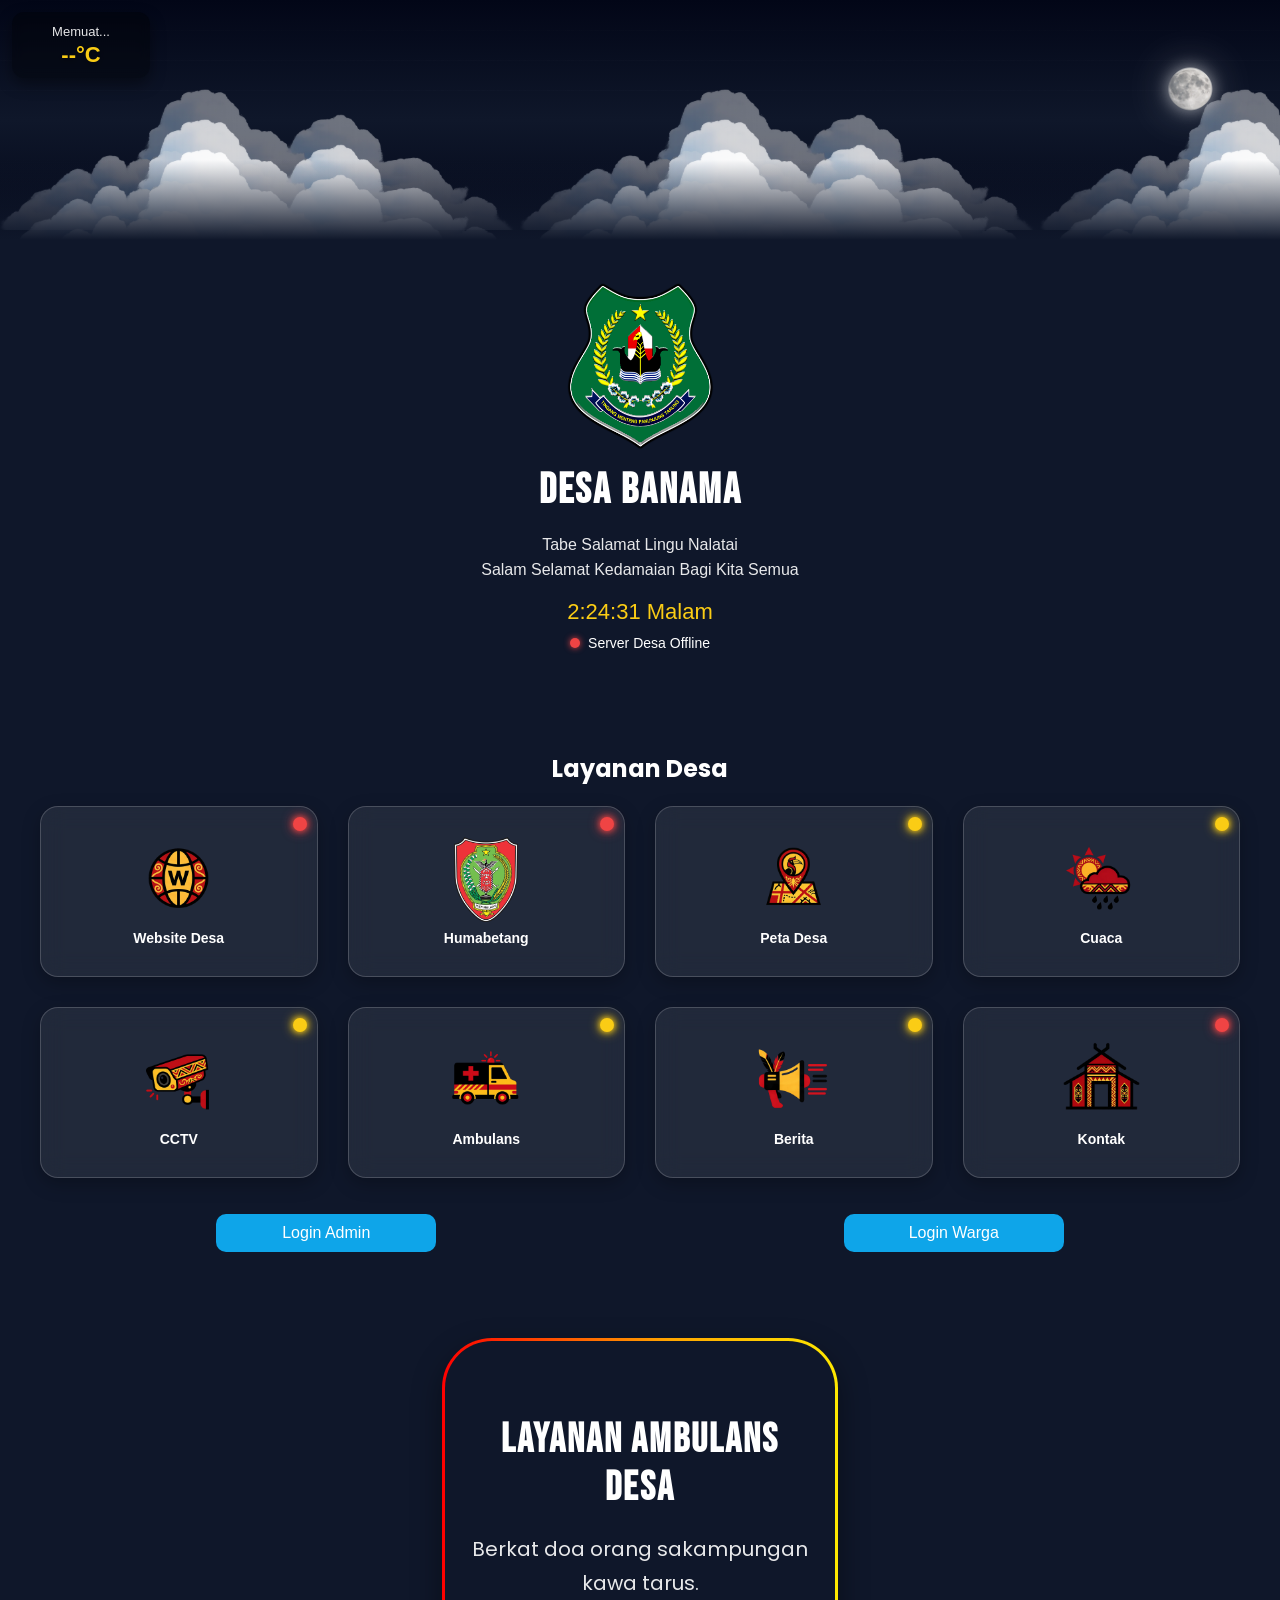
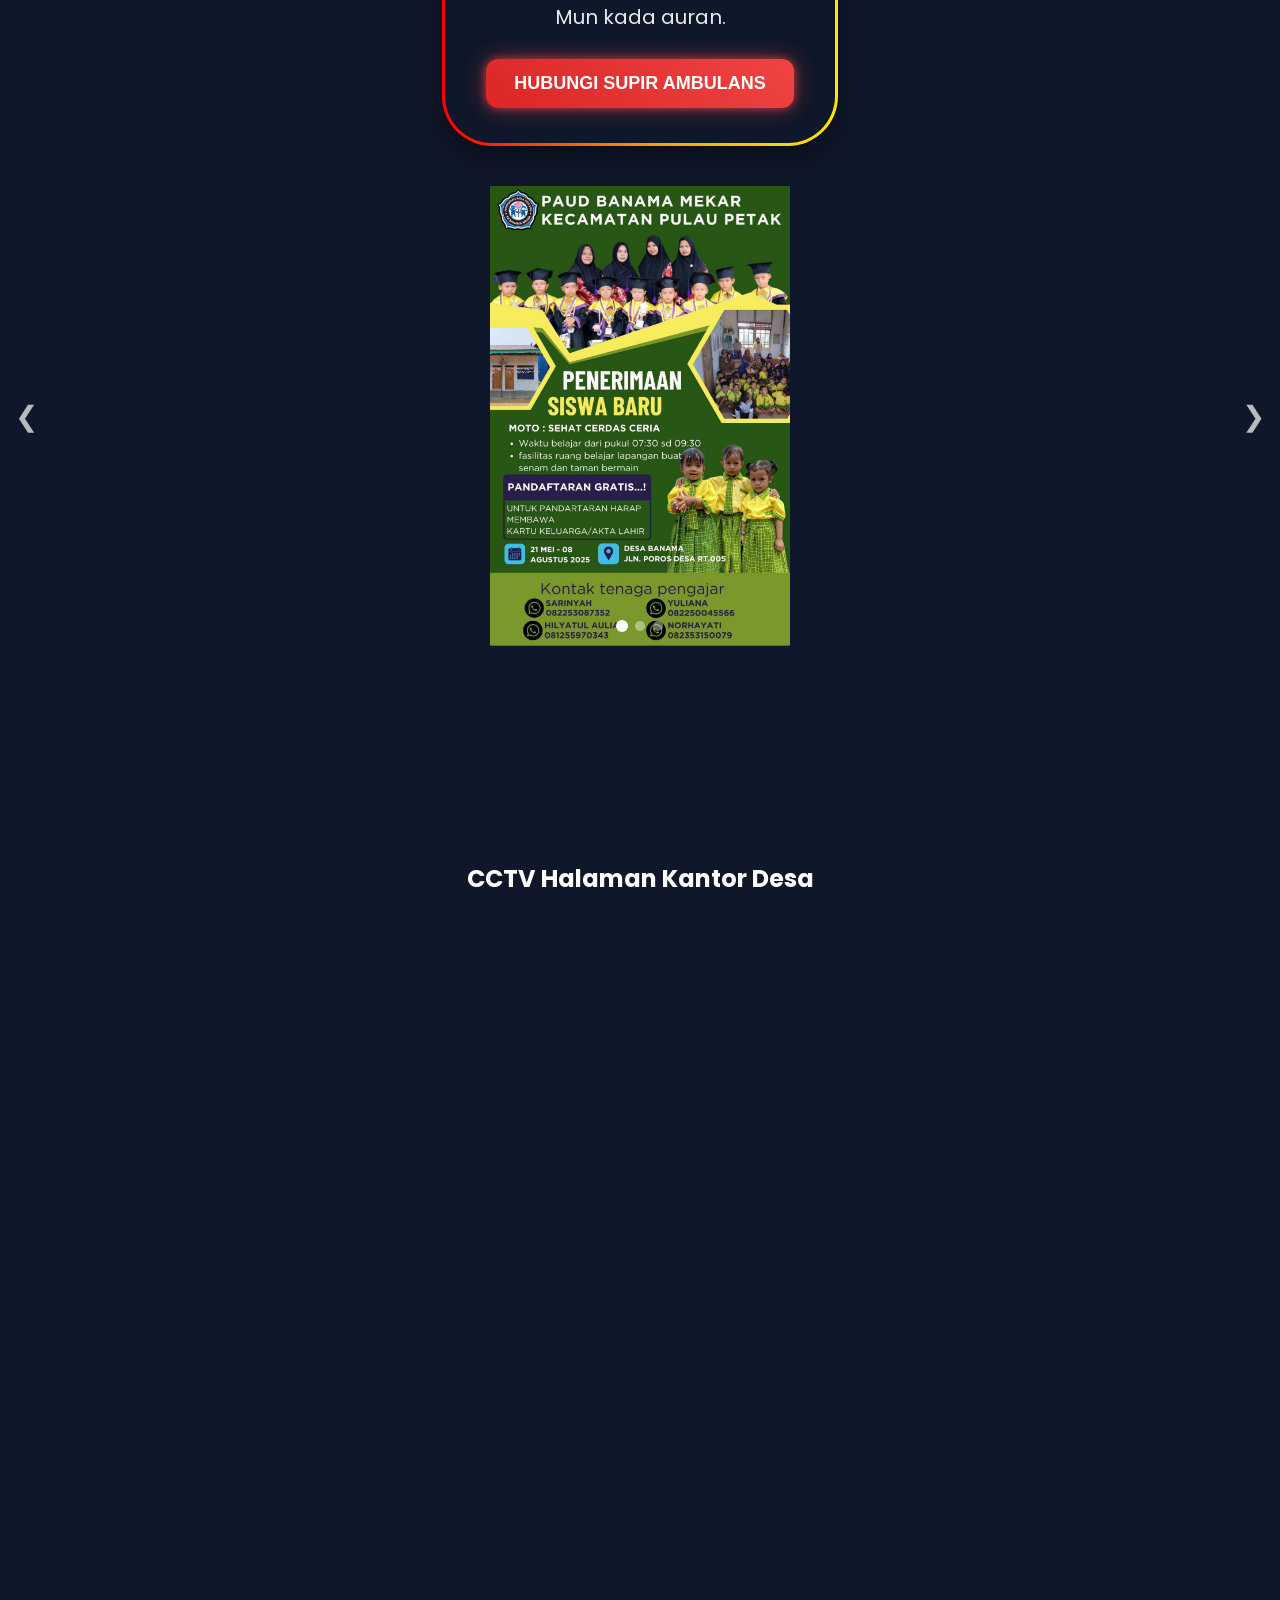
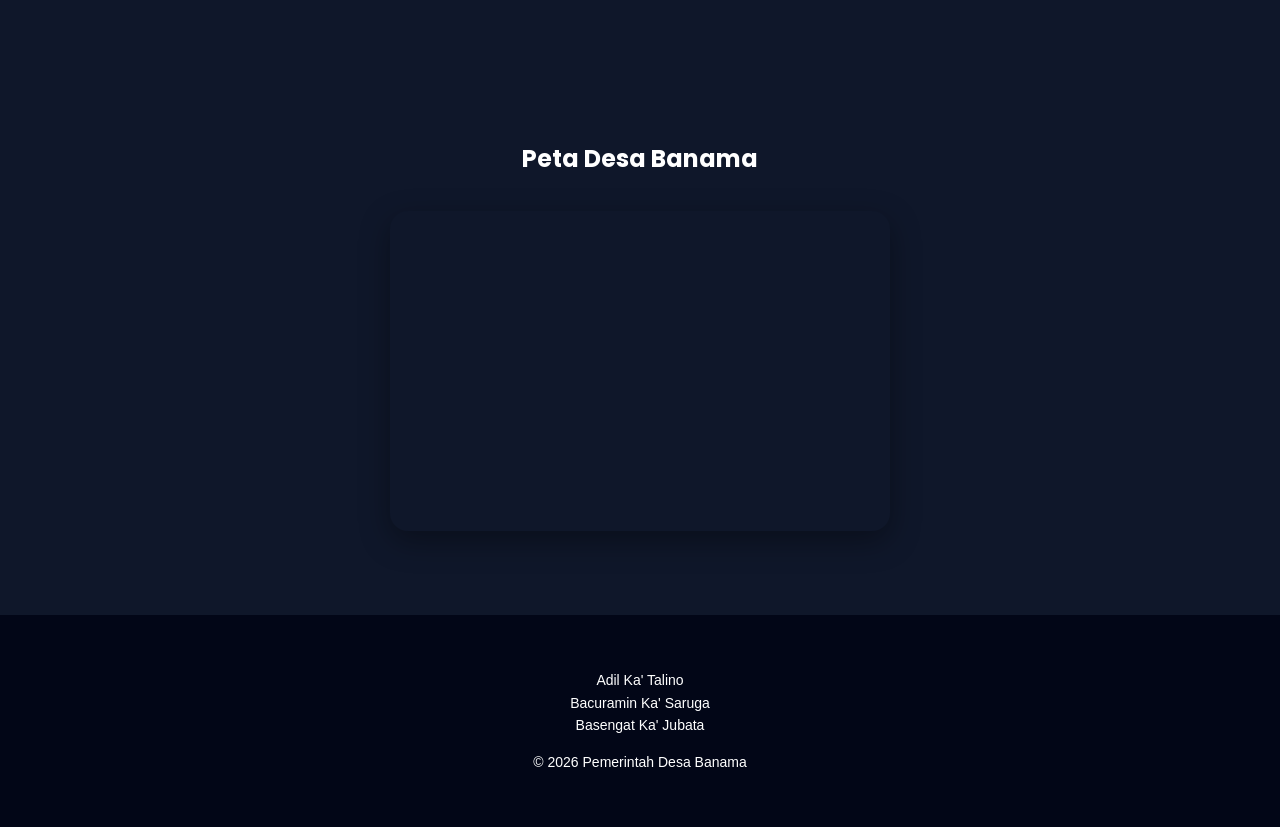
<file: index.html>
<!DOCTYPE html><html lang="id"><head>
    <link href="https://fonts.googleapis.com/css2?family=Bebas+Neue&display=swap" rel="stylesheet">
    <link href="https://fonts.googleapis.com/css2?family=Poppins:wght@400;600;700&display=swap" rel="stylesheet"><meta charset="UTF-8">
<meta name="viewport" content="width=device-width, initial-scale=1.0">

<title>Portal Desa Banama</title>

<link rel="stylesheet" href="css/style.css">
<link rel="stylesheet" href="css/ambulance.css">

<link rel="stylesheet"
    href="https://cdnjs.cloudflare.com/ajax/libs/font-awesome/6.5.0/css/all.min.css">

</head><body><!-- ==================== SMART SKY ==================== -->
<div id="sky">

    <div id="weather-widget">
        <div id="weather-text">Memuat...</div>
        <div id="temperature">--°C</div>
    </div>

    <img src="assets/img/sun.webp" id="sun" alt="Matahari">
    <img src="assets/img/moon.webp" id="moon" alt="Bulan">

    <div class="cloud cloud-back"></div>
    <div class="cloud cloud-mid"></div>
    <div class="cloud cloud-front"></div>

    <div id="rain"></div>
    <div id="lightning"></div>
    <div id="stars"></div>

</div>


<!-- ==================== HEADER ==================== -->
<header class="hero fade-up">

    <a href="#" id="logoAdmin">
        <img src="assets/img/logo.png" id="logo" width="150" alt="Logo Desa Banama">
    </a>

    <h1 id="desaTitle"></h1>

    <p id="desaSlogan"></p>

    <div id="jam-wita"></div>

    <div class="server-status">
        <span id="server-lamp" class="server-offline"></span>
        <span id="server-text">Cek server...</span>
    </div>

</header>


<!-- ==================== DASHBOARD ==================== -->
<section class="dashboard fade-up">

    <h2 class="section-title">
        Layanan Desa
    </h2>

    <div class="app-grid" id="appGrid"></div>

    <div id="login-menu" class="login-menu">

        <a href="https://desa.banama.my.id/siteman">
            Login Admin
        </a>

        <a href="https://desa.banama.my.id/layanan">
            Login Warga
        </a>

    </div>

</section>


<!-- ==================== AMBULANCE ==================== -->
<section class="ambulance-section fade-up">

    <div id="ambulance-banner">

        <h3 id="ambulanceTitle"></h3>

        <p id="ambulanceText"></p>

        <button id="call-ambulance">
            Hubungi Supir Ambulans
        </button>

        <audio id="ambulanceSound">
            <source src="assets/sound/siren.mp3" type="audio/mpeg">
        </audio>

    </div>

</section>


<!-- ==================== BANNER ==================== -->
<section class="banner-slider">

    <div class="slides" id="bannerSlides"></div>

    <div class="slider-arrow left">
        &#10094;
    </div>

    <div class="slider-arrow right">
        &#10095;
    </div>

    <div class="dots"></div>

</section>


<!-- ==================== BERITA ==================== -->
<section id="berita" class="fade-up">

    <h2 class="section-title">
        Berita Desa
    </h2>

    <div id="berita-list"></div>

</section>


<!-- ==================== CCTV ==================== -->
<section id="cctv" class="fade-up">

    <h2 class="section-title">
        CCTV Halaman Kantor Desa
    </h2>

    <div style="width:100%;">

        <iframe
            src="https://cctv.banama.my.id/stream.html?src=cam1"
            style="width:100%; height:350px; border:none;"
            title="CCTV Kamera 1">
        </iframe>

        <br><br>

        <iframe
            src="https://cctv.banama.my.id/stream.html?src=cam2"
            style="width:100%; height:350px; border:none;"
            title="CCTV Kamera 2">
        </iframe>

    </div>

</section>


<!-- ==================== PETA ==================== -->
<section id="peta" class="fade-up">

    <h2 class="section-title">
        Peta Desa Banama
    </h2>

    <iframe
        src="https://www.google.com/maps?q=Banama,Kapuas,Kalimantan%20Tengah&output=embed"
        title="Peta Desa Banama">
    </iframe>

</section>


<!-- ==================== FOOTER ==================== -->
<footer class="fade-up">

    <p id="footerText"></p>

    <p id="copyright"></p>

</footer>


<!-- ==================== POPUP ADMIN ==================== -->
<div id="adminPopup" class="popup-admin">

    <div class="popup-box">

        <h3>⚠ Server Tidak Aktif</h3>

        <p>
            Server Sistem Informasi Desa saat ini tidak aktif.<br>
            Jika sangat mendesak silakan hubungi admin desa.
        </p>

        <div class="popup-buttons">

            <a href="https://wa.me/6285248555550" class="wa-admin">
                <i class="fa-brands fa-whatsapp"></i>
                Hubungi Admin
            </a>

            <button class="close-popup" id="closePopup">
                Tutup
            </button>

        </div>

    </div>

</div>


<!-- ==================== POPUP AMBULANCE ==================== -->
<div id="ambulancePopup" class="popup-admin">

    <div class="popup-box">

        <h3>🚑 Layanan Ambulans Desa</h3>

        <p>
            Jika membutuhkan ambulans desa,<br>
            silakan hubungi supir ambulans melalui WhatsApp.
        </p>

        <div class="popup-buttons">

            <a href="https://wa.me/6285248555550" class="wa-admin">
                <i class="fa-brands fa-whatsapp"></i>
                Hubungi Supir
            </a>

            <button class="close-popup" id="closeAmbulance">
                Tutup
            </button>

        </div>

    </div>

</div>


<!-- ==================== AUDIO ==================== -->
<audio id="banamaSong">
    <source src="assets/sound/Banama_Desa_Tercinta.mp3" type="audio/mpeg">
</audio>


<!-- ==================== JAVASCRIPT ==================== -->
<script src="js/settings.js"></script>
<script src="js/app-loader.js"></script>
<script src="js/main.js"></script>
<script src="js/server.js"></script>
<script src="js/berita.js"></script>
<script src="js/scroll.js"></script>
<script src="js/cuaca.js"></script>


<!-- ==================== TAWK.TO ==================== -->
<script type="text/javascript">

    var Tawk_API = Tawk_API || {};
    var Tawk_LoadStart = new Date();

    (function () {

        var s1 = document.createElement("script");
        var s0 = document.getElementsByTagName("script")[0];

        s1.async = true;

        s1.src = 'https://embed.tawk.to/6a9fef544bac3434419419fa/1k20btpgl';

        s1.charset = 'UTF-8';

        s1.setAttribute('crossorigin', '*');

        s0.parentNode.insertBefore(s1, s0);

    })();

</script>
<!-- ==================== END TAWK.TO ==================== -->

</body>
</html>
</file>
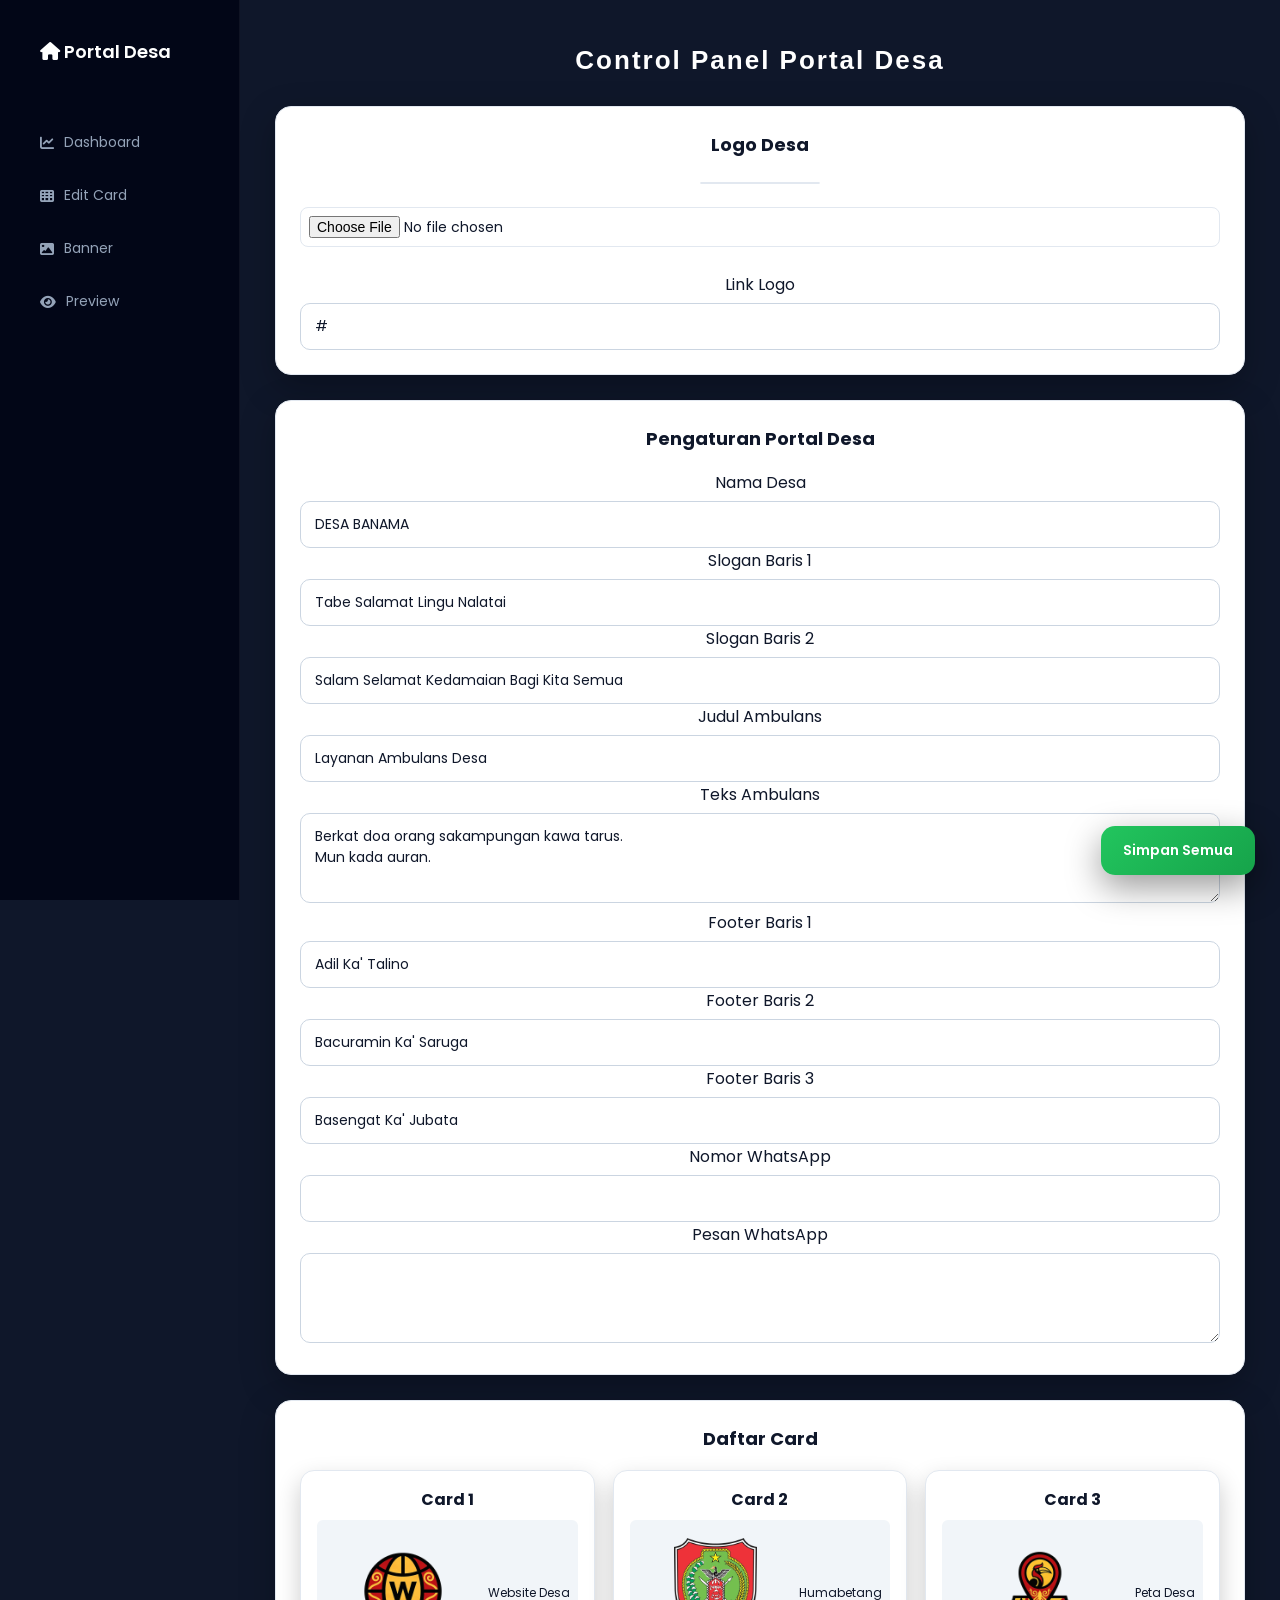
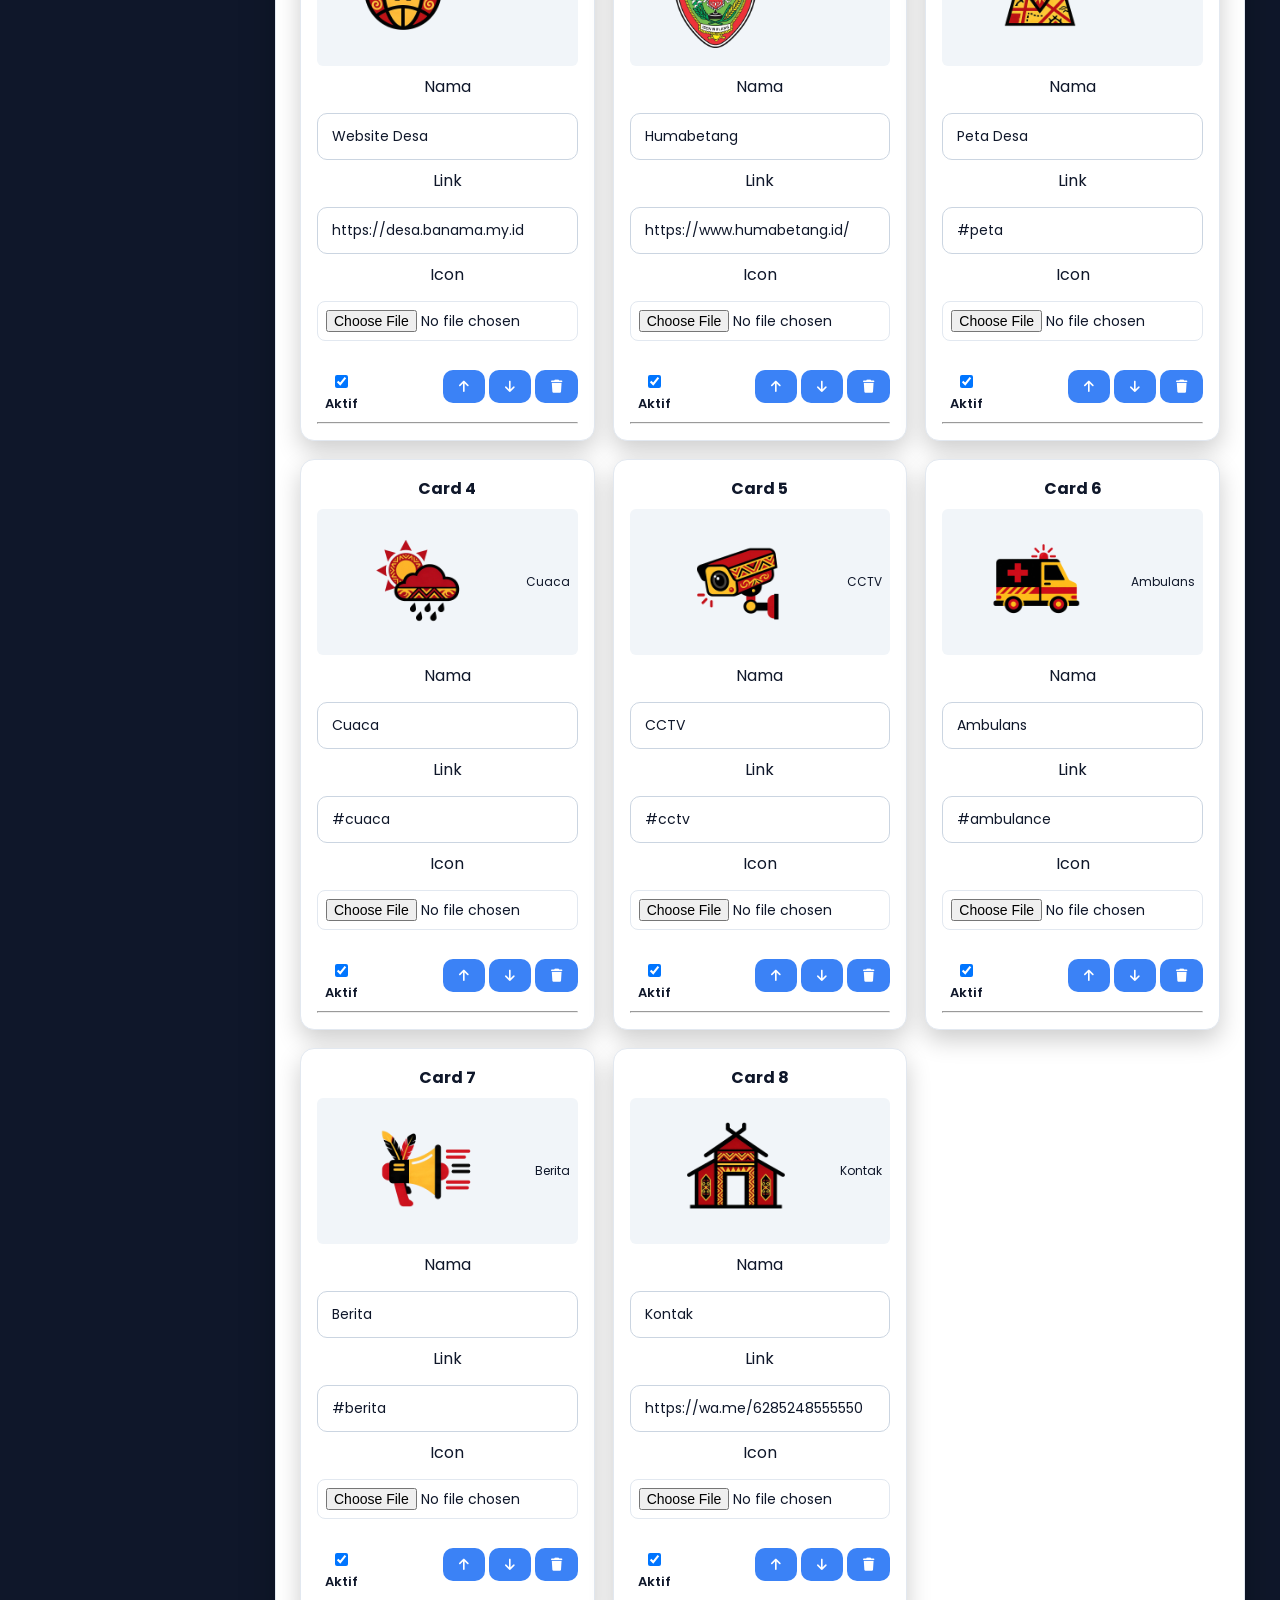
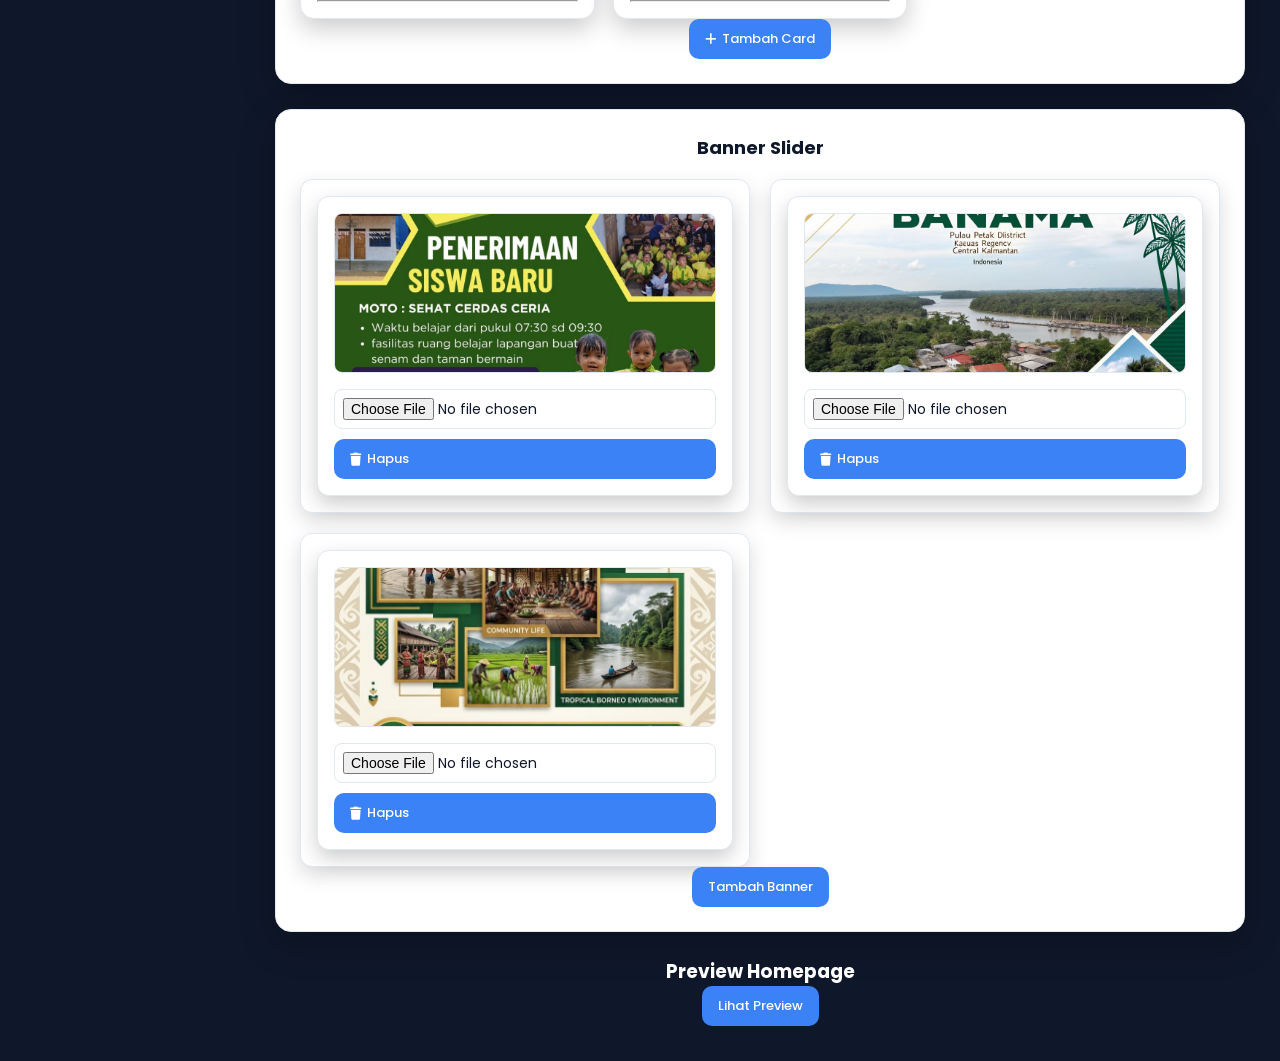
<file: admin.html>
<!DOCTYPE html>
<html>

<head>

<link href="https://fonts.googleapis.com/css2?family=Poppins:wght@400;600&display=swap" rel="stylesheet">

<link rel="stylesheet"
href="https://cdnjs.cloudflare.com/ajax/libs/font-awesome/6.5.0/css/all.min.css">

<meta name="viewport" content="width=device-width, initial-scale=1.0">

<title>Admin Portal Desa</title>

<link rel="stylesheet" href="../css/admin.css">

</head>

<body>
    <button id="menuToggle" class="menu-toggle">
        <i class="fa-solid fa-bars"></i>
        </button>
<div class="sidebar">

    <a href="../index.html" class="portal-link">
        <h2><i class="fa-solid fa-house"></i> Portal Desa</h2>
        </a>

        <a href="#dashboard">
            <i class="fa-solid fa-chart-line"></i> Dashboard
            </a>
            
            <a href="#editCard">
            <i class="fa-solid fa-table-cells"></i> Edit Card
            </a>
            
            <a href="#banner">
            <i class="fa-solid fa-image"></i> Banner
            </a>
            
            <a href="#preview">
            <i class="fa-solid fa-eye"></i> Preview
            </a>

</div>

<div class="main">

<!-- HEADER -->

<div class="header" id="dashboard">

<h1>Control Panel Portal Desa</h1>

</div>

<!-- LOGO -->

<div class="card">

    <h3>Logo Desa</h3>

    <img id="logoPreview" class="logo-preview">
    
    <br>
    
    <input type="file" accept="image/*" onchange="uploadLogo(event)">
    
    <br><br>
    
    Link Logo
    <input type="text"
    value=""
    onchange="APP_CONFIG.logoLink=this.value">

</div>
<div class="card" id="portalSettings">

    <h3>Pengaturan Portal Desa</h3>
    
    Nama Desa
    <input type="text"
    id="setDesaTitle"
    onchange="APP_CONFIG.desaTitle=this.value">
    
    Slogan Baris 1
    <input type="text"
    id="setSlogan1"
    onchange="APP_CONFIG.slogan1=this.value">
    
    Slogan Baris 2
    <input type="text"
    id="setSlogan2"
    onchange="APP_CONFIG.slogan2=this.value">
    
    Judul Ambulans
    <input type="text"
    id="setAmbulanceTitle"
    onchange="APP_CONFIG.ambulanceTitle=this.value">
    
    Teks Ambulans
    <textarea
    id="setAmbulanceText"
    onchange="APP_CONFIG.ambulanceText=this.value"></textarea>
    
    Footer Baris 1
    <input type="text"
    id="setFooter1"
    onchange="APP_CONFIG.footer1=this.value">
    
    Footer Baris 2
    <input type="text"
    id="setFooter2"
    onchange="APP_CONFIG.footer2=this.value">
    
    Footer Baris 3
    <input type="text"
    id="setFooter3"
    onchange="APP_CONFIG.footer3=this.value">
    
    Nomor WhatsApp
    <input type="text"
    id="setWA"
    onchange="APP_CONFIG.whatsappNumber=this.value">
    
    Pesan WhatsApp
    <textarea
    id="setWAMessage"
    onchange="APP_CONFIG.whatsappMessage=this.value"></textarea>
    
    </div>
<!-- CARD EDITOR -->

<div class="card" id="editCard">

<h3>Daftar Card</h3>

<div id="cardEditor"></div>

<button onclick="addCard()">
<i class="fa-solid fa-plus"></i> Tambah Card
</button>

</div>

<!-- BANNER -->

<div class="card" id="banner">

<h3>Banner Slider</h3>

<div id="bannerEditor"></div>

<button onclick="addBanner()">Tambah Banner</button>

</div>

<button class="save-btn" onclick="saveConfig()">Simpan Semua</button>

<!-- PREVIEW -->

<div id="preview">

<h3>Preview Homepage</h3>

<button onclick="togglePreview()">
Lihat Preview
</button>

<div id="previewContainer" class="preview-container" style="display:none;">

<iframe id="previewFrame" src="../index.html"></iframe>

</div>

</div>

</div>

<script src="../js/settings.js"></script>
<script src="../js/app-loader.js"></script>
<script src="../js/admin-panel.js"></script>


</body>

</html>
</file>
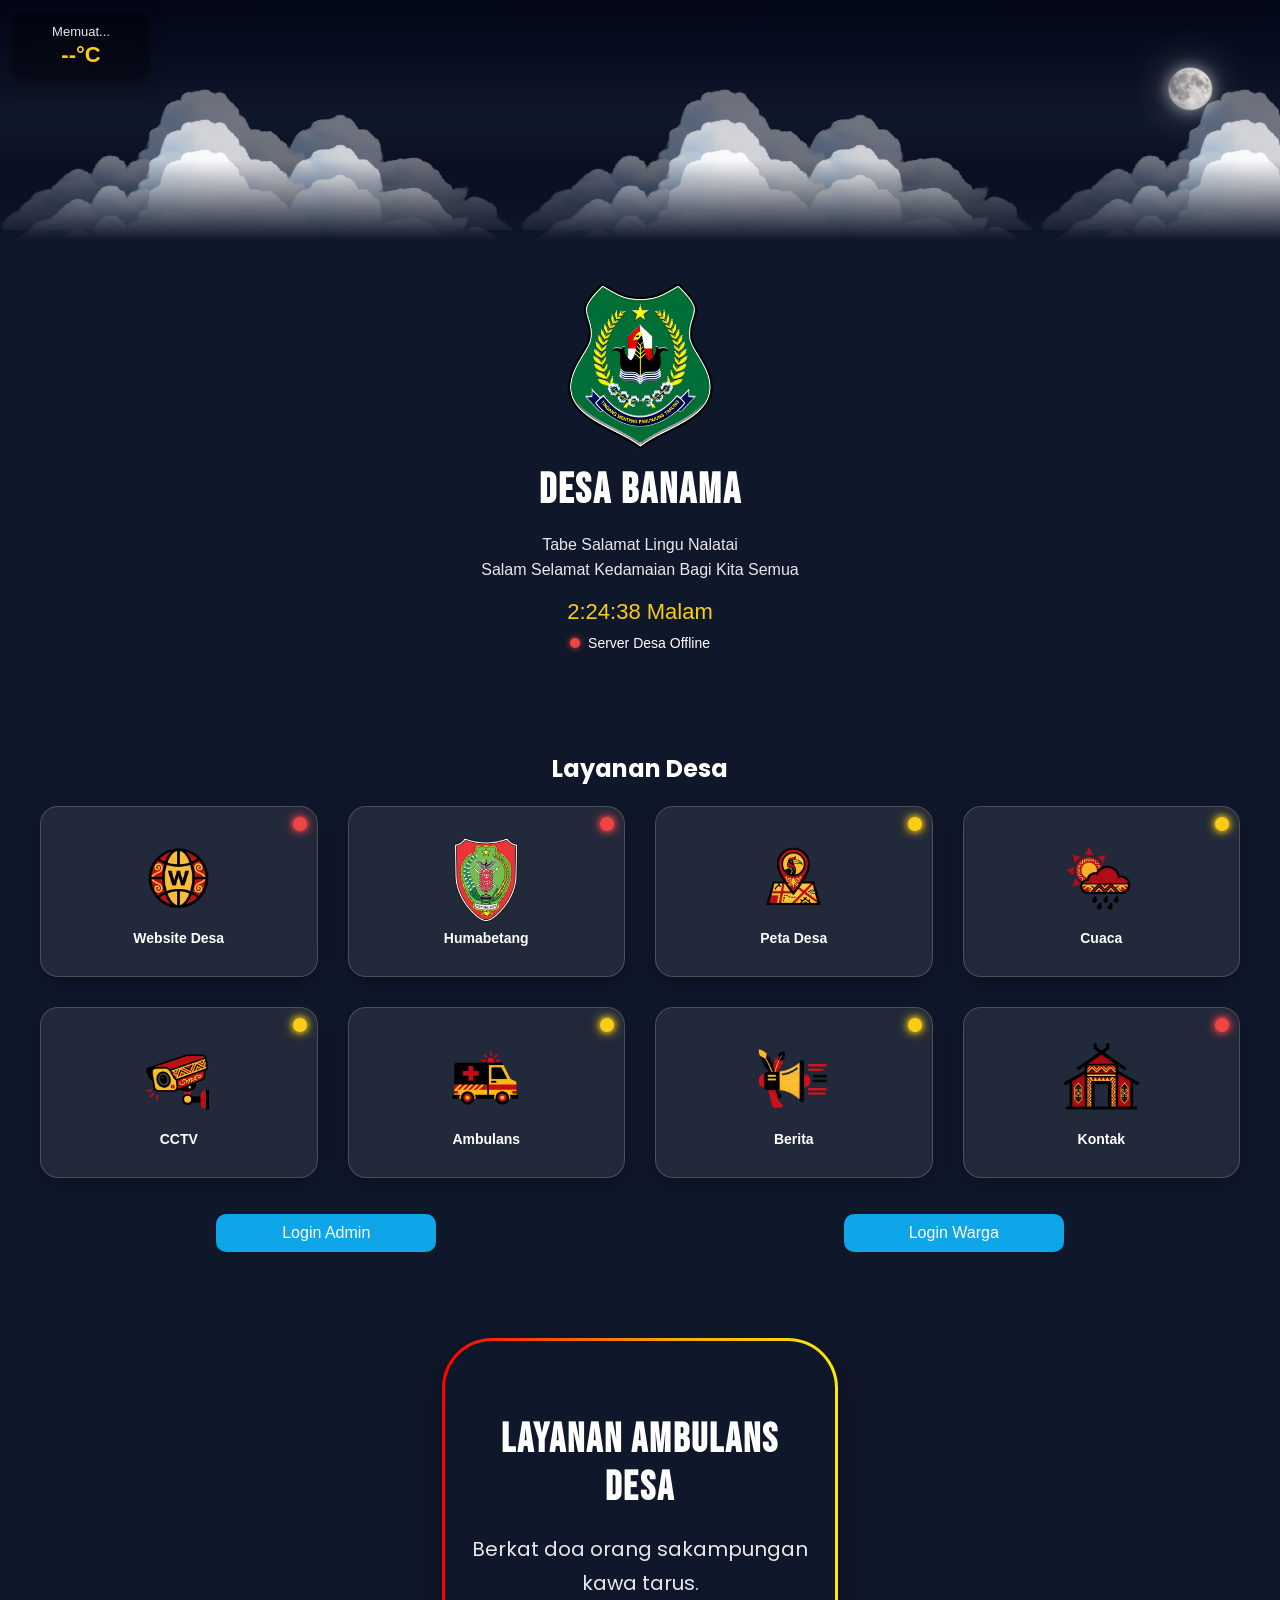
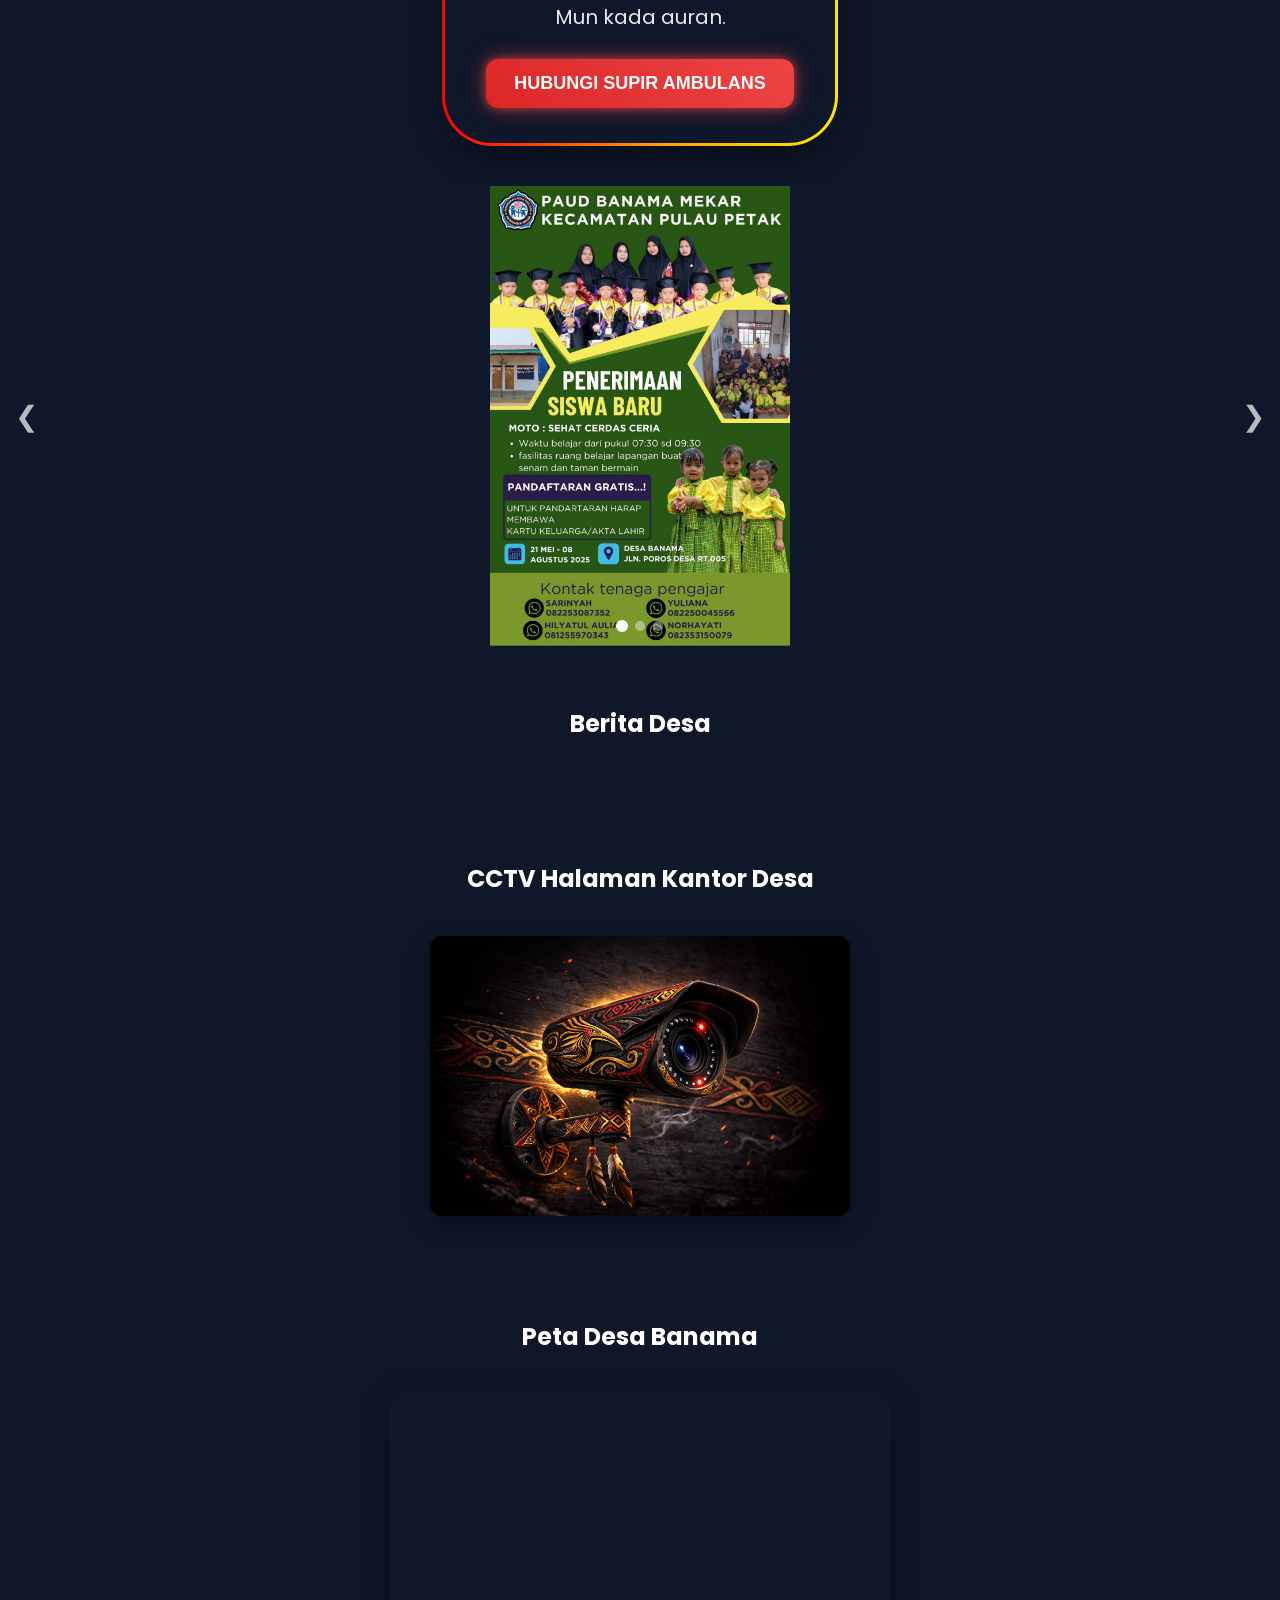
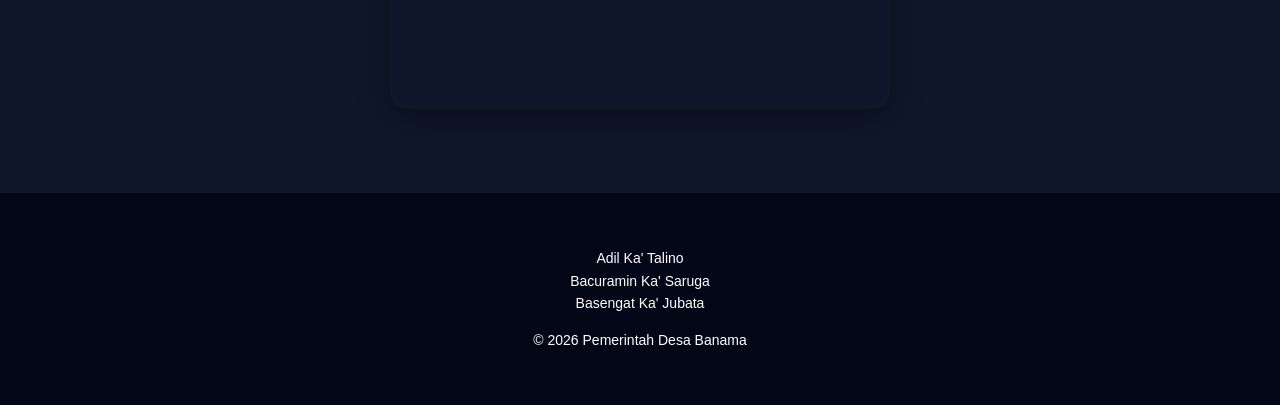
<file: index0.html>
<!DOCTYPE html>
<html lang="id">

<head>
<link href="https://fonts.googleapis.com/css2?family=Bebas+Neue&display=swap" rel="stylesheet">
<link href="https://fonts.googleapis.com/css2?family=Poppins:wght@400;600;700&display=swap" rel="stylesheet">

<meta charset="UTF-8">
<meta name="viewport" content="width=device-width, initial-scale=1.0">

<title>Portal Desa Banama</title>

<link rel="stylesheet" href="css/style.css">
<link rel="stylesheet" href="css/ambulance.css">

<link rel="stylesheet"
href="https://cdnjs.cloudflare.com/ajax/libs/font-awesome/6.5.0/css/all.min.css">

</head>

<body>

<!-- SMART SKY -->
<div id="sky">

<div id="weather-widget">
<div id="weather-text">Memuat...</div>
<div id="temperature">--°C</div>
</div>

<img src="assets/img/sun.webp" id="sun">
<img src="assets/img/moon.webp" id="moon">

<div class="cloud cloud-back"></div>
<div class="cloud cloud-mid"></div>
<div class="cloud cloud-front"></div>

<div id="rain"></div>
<div id="lightning"></div>
<div id="stars"></div>

</div>

<!-- HEADER -->

<header class="hero fade-up">

<a href="#" id="logoAdmin">
<img src="assets/img/logo.png" id="logo" width="150">
</a>

<h1 id="desaTitle"></h1>

<p id="desaSlogan"></p>

<div id="jam-wita"></div>

<div class="server-status">
    <span id="server-lamp" class="server-offline"></span>
    <span id="server-text">Cek server...</span>
</div>

</header>

<!-- DASHBOARD -->

<section class="dashboard fade-up">

<h2 class="section-title">
Layanan Desa
</h2>

<div class="app-grid" id="appGrid"></div>


<div id="login-menu" class="login-menu">

<a href="https://desa.banama.my.id/siteman">
Login Admin
</a>

<a href="https://desa.banama.my.id/layanan">
Login Warga
</a>

</div>

</section>

<!-- AMBULANCE -->

<section class="ambulance-section fade-up">

<div id="ambulance-banner">

    <h3 id="ambulanceTitle"></h3>
    <p id="ambulanceText"></p>

<button id="call-ambulance">
Hubungi Supir Ambulans
</button>

<audio id="ambulanceSound">
<source src="assets/sound/siren.mp3" type="audio/mpeg">
</audio>

</div>

</section>

<!-- BANNER -->

<section class="banner-slider">

    <div class="slides" id="bannerSlides"></div>

<div class="slider-arrow left">&#10094;</div>
<div class="slider-arrow right">&#10095;</div>

<div class="dots"></div>

</section>

<!-- BERITA -->

<section id="berita" class="fade-up">

<h2 class="section-title">
Berita Desa
</h2>

<div id="berita-list"></div>

</section>

<!-- CCTV -->

<section id="cctv" class="fade-up">

<h2 class="section-title">
CCTV Halaman Kantor Desa
</h2>

<img src="assets/img/cctv-placeholder.jpg">

</section>

<!-- PETA -->

<section id="peta" class="fade-up">

<h2 class="section-title">
Peta Desa Banama
</h2>

<iframe
src="https://www.google.com/maps?q=Banama,Kapuas,Kalimantan%20Tengah&output=embed">
</iframe>

</section>

<footer class="fade-up">

    <p id="footerText"></p>
    <p id="copyright"></p>

</footer>

<div id="adminPopup" class="popup-admin">

<div class="popup-box">

<h3>⚠ Server Tidak Aktif</h3>

<p>
Server Sistem Informasi Desa saat ini tidak aktif.<br>
Jika sangat mendesak silakan hubungi admin desa.
</p>

<div class="popup-buttons">

<a href="https://wa.me/6285248555550" class="wa-admin">
<i class="fa-brands fa-whatsapp"></i> Hubungi Admin
</a>

<button class="close-popup" id="closePopup">
Tutup
</button>

</div>

</div>

</div>

<div id="ambulancePopup" class="popup-admin">

<div class="popup-box">

<h3>🚑 Layanan Ambulans Desa</h3>

<p>
Jika membutuhkan ambulans desa,<br>
silakan hubungi supir ambulans melalui WhatsApp.
</p>

<div class="popup-buttons">

<a href="https://wa.me/6285248555550" class="wa-admin">
<i class="fa-brands fa-whatsapp"></i> Hubungi Supir
</a>

<button class="close-popup" id="closeAmbulance">
Tutup
</button>

</div>

</div>

</div>

<audio id="banamaSong">
<source src="assets/sound/Banama_Desa_Tercinta.mp3" type="audio/mpeg">
</audio>

<script src="js/settings.js"></script>
<script src="js/app-loader.js"></script>

<script src="js/main.js"></script>
<script src="js/server.js"></script>
<script src="js/berita.js"></script>
<script src="js/scroll.js"></script>
<script src="js/cuaca.js"></script>

</body>
</html>
</file>
<file: css/style.css>
/* =========================
SMART SKY
========================= */
#sky{
position:relative;
height:240px;
transition:background 8s linear;
background:linear-gradient(
to bottom,
#6db7ff 0%,
#8ecaff 25%,
#6aa4e8 45%,
#3f6fb3 65%,
#1e3a6d 85%,
#0f172a 100%
);

overflow:hidden;
}
#sky::after{
content:"";
position:absolute;
bottom:0;
left:0;
width:100%;
height:80px;

background:linear-gradient(
to bottom,
rgba(15,23,42,0),
rgba(15,23,42,1)
);
}

/* matahari */

#sun{
position:absolute;
width:70px;

left:0;
top:0;

filter:drop-shadow(0 0 25px #facc15);
transition:all 2s linear;
}

/* bulan */

#moon{
position:absolute;
width:60px;
border-radius:50%;

filter:
drop-shadow(0 0 8px rgba(255,255,255,0.6))
drop-shadow(0 0 20px rgba(255,255,255,0.3));

opacity:0.9;
}

/* =========================
CLOUD LAYERS
========================= */

.cloud{
position:absolute;
width:220%;
height:200px; /* dinaikkan supaya awan tidak terpotong */

background:url('../assets/img/cloud.webp') repeat-x;
background-size:520px;
mix-blend-mode:screen;
opacity:0;
filter:blur(0.5px);
}

/* awan belakang */

.cloud-back{
top:30px;
animation:cloudRight 180s linear infinite;
opacity:0.4;
}

/* awan tengah */

.cloud-mid{
top:60px;
animation:cloudLeft 120s linear infinite;
opacity:0.7;
}

/* awan depan */

.cloud-front{
top:90px;
animation:cloudRight 70s linear infinite;
opacity:0.9;
}

/* arah kiri */

@keyframes cloudLeft{
0%{transform:translateX(0)}
100%{transform:translateX(-50%)}
}

/* arah kanan */

@keyframes cloudRight{
0%{transform:translateX(-50%)}
100%{transform:translateX(0)}
}

/* bintang */

#stars{
position:absolute;
width:100%;
height:100%;
display:none;
}
#rain{
position:absolute;
width:100%;
height:100%;
display:none;
pointer-events:none;
filter:brightness(0.6);
}

.raindrop{
position:absolute;
width:2px;
height:12px;
background:rgba(255,255,255,0.6);
animation:rainFall linear infinite;
}

@keyframes rainFall{

0%{transform:translateY(-100px)}
100%{transform:translateY(300px)}

}

/* =========================
BODY
========================= */

body{
font-family:Arial;
margin:0;
background:#0f172a;
color:white;
text-align:center;
}

.logo{
width:90px;
margin-top:20px;
}
.hero{
padding:40px 20px;
}

#jam-wita{
font-size:22px;
margin-top:10px;
color:#facc15;
}


/* =========================
STATUS LAYANAN (CARD)
========================= */

.app-card{
    position:relative;
    }
    
    .card-status{
    position:absolute;
    top:10px;
    right:10px;
    
    width:14px;
    height:14px;
    
    border-radius:50%;
    
    background:#9ca3af;
    
    box-shadow:0 0 0 2px white;
    
    pointer-events:none;
    }
    
    .card-online{
    background:#22c55e;
    box-shadow:
    0 0 6px #22c55e,
    0 0 12px #22c55e;
    }
    
    .card-warning{
    background:#facc15;
    box-shadow:
    0 0 6px #facc15,
    0 0 12px #facc15;
    }
    
    .card-offline{
    background:#ef4444;
    box-shadow:
    0 0 6px #ef4444,
    0 0 12px #ef4444;
    }
/* =========================
DASHBOARD
========================= */

.dashboard{
padding:40px 20px;
}

.app-grid{
display:grid;
grid-template-columns:repeat(3,1fr);
gap:20px;
max-width:500px;
margin:auto;
}

.app-card{

    background:rgba(255,255,255,0.08);
    
    backdrop-filter:blur(12px);
    -webkit-backdrop-filter:blur(12px);
    
    border:1px solid rgba(255,255,255,0.18);
    
    color:white;
    
    padding:20px;
    border-radius:16px;
    
    text-decoration:none;
    
    display:flex;
    flex-direction:column;
    align-items:center;
    gap:8px;
    
    box-shadow:
    0 10px 25px rgba(0,0,0,0.35);
    
    transition:transform .15s ease,
    box-shadow .15s ease;
    
    }

.app-card img{
width:75px;
height:75px;
object-fit:contain;
gap:12px;
}

.login-menu{
display:none;
margin-top:20px;
}

.login-menu a{
display:block;
background:#0ea5e9;
color:white;
padding:10px;
margin:6px auto;
width:200px;
border-radius:10px;
text-decoration:none;
}

/* =========================
BERITA
========================= */

#berita{
padding:40px 20px;
}

#berita-list{
display:grid;
gap:20px;
}

.berita-item{
background:white;
color:black;
padding:20px;
border-radius:10px;
}

/* =========================
PETA
========================= */

#peta iframe{
width:100%;
height:350px;
border:0;
}

/* =========================
SCROLL ANIMATION
========================= */

.fade-left{
opacity:0;
transform:translateX(-80px);
transition:all .8s ease;
}

.fade-right{
opacity:0;
transform:translateX(80px);
transition:all .8s ease;
}

.fade-up{
opacity:0;
transform:translateY(80px);
transition:all .8s ease;
}

.show{
opacity:1;
transform:translateX(0) translateY(0);
}

/* =========================
RESPONSIVE HP
========================= */

@media(max-width:600px){

.app-grid{
grid-template-columns:repeat(2,1fr);
}

.slides img{
height:auto;
}
.banner-slider::-webkit-scrollbar{
display:none;
}
}
#lightning{
position:absolute;
top:0;
left:0;
width:100%;
height:100%;
pointer-events:none;
background:white;
opacity:0;
}

.flash{
animation:lightningFlash 0.3s ease;
}

@keyframes lightningFlash{

0%{opacity:0}
40%{opacity:0.9}
100%{opacity:0}

}
/* =========================
WEATHER WIDGET
========================= */

#weather-widget{
position:absolute;
top:12px;
left:12px;

background:rgba(0,0,0,0.35);
padding:10px 14px;

border-radius:12px;

backdrop-filter:blur(6px);

color:white;
font-family:Arial;

box-shadow:0 6px 15px rgba(0,0,0,0.4);

z-index:20;

min-width:110px;
}

/* nama desa */
#desa-name{
font-size:13px;
font-weight:600;
opacity:0.85;
}

/* kondisi */
#weather-text{
font-size:13px;
margin-top:2px;
opacity:0.9;
}

/* suhu */
#temperature{
font-size:22px;
font-weight:bold;
margin-top:3px;

color:#facc15;

text-shadow:0 2px 6px rgba(0,0,0,0.5);
}
/* area logo */

#logo-area{
display:flex;
justify-content:center;
align-items:center;
gap:15px;
margin-top:20px;
}

/* logo desa */

#logo{
width:90px;
}

/* burung kalteng */

#burung-kalteng{
width:80px;
opacity:0.95;
}

/* =========================
BANNER SLIDER
========================= */

.banner-slider{
width:100%;
height:460px;
position:relative;
overflow:hidden;

/* samakan dengan background web */

background:#0f172a;
}

.slides{
position:relative;
width:100%;
height:100%;
}

.slides img{
position:absolute;
top:0;
left:0;

width:100%;
height:100%;

object-fit:contain;

opacity:0;
transition:opacity 1s ease;
}

.slides img.active{
opacity:1;
}

/* =========================
SLIDER DOTS
========================= */

.dots{
position:absolute;
bottom:15px;
left:50%;
transform:translateX(-50%);
display:flex;
gap:8px;
}

.dot{
width:10px;
height:10px;
border-radius:50%;
background:rgba(255,255,255,0.4);
cursor:pointer;
transition:0.3s;
}

.dot.active{
background:white;
transform:scale(1.2);
}/* =========================
SLIDER ARROW
========================= */

.slider-arrow{
position:absolute;
top:50%;
transform:translateY(-50%);
font-size:28px;   /* lebih kecil */
color:white;
cursor:pointer;
user-select:none;
z-index:5;
transition:0.2s;
opacity:0.7;
}

/* posisi */

.slider-arrow.left{
left:15px;
}

.slider-arrow.right{
right:15px;
}

/* hover halus */

.slider-arrow:hover{
opacity:1;
transform:translateY(-50%) scale(1.15);
}
/* =========================
AMBULANCE BUTTON
========================= */

#call-ambulance{

background:linear-gradient(45deg,#dc2626,#ef4444);

color:white;

border:none;

padding:14px 28px;

border-radius:12px;

font-size:18px;

font-weight:700;

text-transform:uppercase;

cursor:pointer;

box-shadow:
0 0 10px rgba(239,68,68,0.7),
0 0 25px rgba(239,68,68,0.4);

animation:ambulancePulse 1.6s infinite;

}

/* tombol WA disembunyikan dulu */

#wa-btn{

display:none;

margin-top:15px;

background:#16a34a;

color:white;

padding:12px 26px;

border-radius:10px;

text-decoration:none;

font-weight:bold;

display:none;

}

/* animasi denyut */

@keyframes ambulancePulse{

0%{
transform:scale(1);
}

50%{
transform:scale(1.06);
}

100%{
transform:scale(1);
}

}
/* =========================
CCTV
========================= */

#cctv{
padding:40px 20px;
text-align:center;
}

#cctv img{

width:100%;
max-width:420px;

border-radius:12px;

box-shadow:0 8px 25px rgba(0,0,0,0.4);

margin-top:20px;

}

/* =========================
PETA DESA
========================= */

#peta{

padding:40px 20px;

text-align:center;

}

#peta iframe{

width:100%;

max-width:500px;

height:320px;

border:0;

border-radius:18px;

box-shadow:
0 10px 30px rgba(0,0,0,0.35);

overflow:hidden;

margin-top:15px;

}

/* tombol buka maps */

#peta a{

display:inline-block;

margin-top:12px;

background:#2563eb;

color:white;

padding:10px 18px;

border-radius:10px;

text-decoration:none;

font-weight:600;

box-shadow:0 5px 15px rgba(0,0,0,0.3);

}
/* =========================
RESPONSIVE
========================= */

/* TABLET */
@media (min-width:700px){

.app-grid{
grid-template-columns:repeat(3,1fr);
max-width:700px;
}

}

/* PC / LAPTOP / TV */
@media (min-width:900px){

.app-grid{
grid-template-columns:repeat(4,1fr);
max-width:1200px;
gap:30px;
}

.app-card{
padding:30px;
border-radius:18px;
}

.app-card img{
width:85px;
height:85px;
}

}

/* LAYAR BESAR / TV */
@media (min-width:1400px){

.app-grid{
grid-template-columns:repeat(5,1fr);
max-width:1400px;
}

}
/* =========================
POPUP ADMIN MODERN
========================= */

#logoAdmin img{
width:150px;
}

.popup-admin{
display:none;
position:fixed;
top:0;
left:0;

width:100vw;
height:100vh;

background:rgba(15,23,42,0.18);

backdrop-filter:blur(10px);
-webkit-backdrop-filter:blur(10px);

justify-content:center;
align-items:center;

z-index:9999;

/* supaya tidak ikut animasi elemen lain */
transform:none !important;
}
.popup-box{

background:rgba(15,23,42,0.65);

backdrop-filter:blur(12px);
-webkit-backdrop-filter:blur(12px);

border:1px solid rgba(255,255,255,0.12);

padding:30px;

border-radius:20px;

max-width:330px;

text-align:center;

box-shadow:
0 20px 50px rgba(0,0,0,0.6);

animation:popupFade 0.4s ease;

}

.popup-box h3{

color:#facc15;

font-size:22px;

margin-top:0;

}

.popup-box p{

font-size:14px;

line-height:1.6;

color:#e5e7eb;

}

.popup-buttons{

display:flex;

gap:10px;

justify-content:center;

margin-top:18px;

flex-wrap:wrap;

}

.wa-admin{

background:linear-gradient(45deg,#22c55e,#16a34a);

padding:12px 18px;

border-radius:12px;

color:white;

font-weight:bold;

text-decoration:none;

box-shadow:0 6px 18px rgba(34,197,94,0.5);

}

.close-popup{

background:#374151;

border:none;

color:white;

padding:10px 16px;

border-radius:10px;

cursor:pointer;

}

/* =========================
STATUS LAYANAN
========================= */

.app-card{
position:relative;
}

.service-status{
position:absolute;

top:10px;
right:10px;

width:14px;
height:14px;

border-radius:50%;

background:#9ca3af;

box-shadow:0 0 0 2px white;

pointer-events:none;
}

.status-online{
background:#22c55e;
box-shadow:
0 0 6px #22c55e,
0 0 12px #22c55e;
}

.status-warning{
background:#facc15;
box-shadow:
0 0 6px #facc15,
0 0 12px #facc15;
}

.status-offline{
background:#ef4444;
box-shadow:
0 0 6px #ef4444,
0 0 12px #ef4444;
}
/* =========================
CARD INTERACTION
========================= */

.app-card{

transition:transform 0.15s ease,
box-shadow 0.15s ease;

box-shadow:
0 6px 18px rgba(0,0,0,0.25);

}

/* hover desktop */

.app-card:hover{

transform:translateY(-4px);

box-shadow:
0 10px 25px rgba(0,0,0,0.35);

}

/* tekan HP */

.app-card:active{

transform:scale(0.96);

box-shadow:
0 3px 10px rgba(0,0,0,0.25);

}

footer{
padding:40px 20px;
background:#020617;
margin-top:40px;
font-size:14px;
line-height:1.6;
}

h1{
font-family:'Bebas Neue', sans-serif;
font-size:42px;
letter-spacing:2px;
margin:10px 0;
}

.hero p{
opacity:0.9;
line-height:1.6;
}

.close-popup:hover{
background:#4b5563;
}

.section-title{
font-family:'Poppins',sans-serif;
font-size:24px;
}

.app-card span{
font-weight:600;
font-size:14px;
}
.login-menu{
    margin-top:30px;
    display:flex;
    gap:15px;
    justify-content:center;
    }

    .berita-card{

        display:flex;
        gap:15px;
        background:white;
        border-radius:10px;
        padding:10px;
        margin-bottom:10px;
        text-decoration:none;
        color:#333;
        
        }
        
        .berita-card img{
        
        width:100px;
        height:70px;
        object-fit:cover;
        border-radius:6px;
        
        }
        
        .berita-info h3{
        
        font-size:16px;
        margin:0;
        
        }
        
        .berita-info p{
        
        font-size:12px;
        color:gray;
        
        }
      /* =========================
SERVER STATUS
========================= */

.server-status{
    display:flex;
    justify-content:center;
    align-items:center;
    gap:8px;
    margin-top:10px;
    font-size:14px;
    }
    
    #server-lamp{
    width:10px;
    height:10px;
    border-radius:50%;
    display:inline-block;
    }
    
    /* server online */
    
    .server-online{
    background:#22c55e;
    box-shadow:0 0 6px #22c55e;
    }
    
    /* server offline */
    
    .server-offline{
    background:#ef4444;
    box-shadow:0 0 6px #ef4444;
    }
</file>
<file: css/ambulance.css>
/* =========================
AMBULANCE RGB BORDER
========================= */

#ambulance-banner{
position:relative;

max-width:340px;
margin:40px auto;

padding:35px 25px;

border-radius:50px;

color:white;

font-family:'Poppins',sans-serif;

text-align:center;

background:#0f172a;

border:3px solid transparent;

/* RGB border */

background-image:
linear-gradient(#0f172a,#0f172a),
linear-gradient(
90deg,
red,
orange,
yellow,
lime,
cyan,
blue,
violet,
red
);

background-origin:border-box;
background-clip:padding-box,border-box;

background-size:100% 100%,400% 100%;

animation:rgbBorder 6s linear infinite;

box-shadow:0 12px 30px rgba(0,0,0,0.4);
}

@keyframes rgbBorder{

0%{
background-position:0 0,0% 50%;
}

100%{
background-position:0 0,400% 50%;
}

}

/* teks */

#ambulance-banner{
font-family:'Poppins',sans-serif;
}

/* judul */

#ambulance-banner h3{

font-size:30px;

font-weight:700;

letter-spacing:1px;

margin-bottom:18px;

}

/* isi */

#ambulance-banner p{

font-size:20px;

line-height:1.7;

opacity:0.9;

margin-bottom:25px;

}

/* tombol */

#ambulance-banner a{

font-size:18px;

font-weight:600;

padding:14px 28px;

}
/* =========================
AMBULANCE TITLE FONT
========================= */

#ambulance-banner h3{

font-family:'Bebas Neue',sans-serif;

font-size:40px;

letter-spacing:2px;

text-transform:uppercase;

margin-bottom:18px;

}
/* =========================
AMBULANCE TITLE SIREN
========================= */

#ambulance-banner h3{

font-family:'Bebas Neue',sans-serif;

font-size:40px;

letter-spacing:2px;

text-transform:uppercase;

margin-bottom:18px;

animation:ambulanceLight 1.2s infinite;

}

/* efek lampu ambulans */

@keyframes ambulanceLight{

0%{
color:white;
text-shadow:
0 0 5px red,
0 0 10px red,
0 0 20px red;
}

50%{
color:white;
text-shadow:
0 0 5px #00eaff,
0 0 10px #00eaff,
0 0 20px #00eaff;
}

100%{
color:white;
text-shadow:
0 0 5px red,
0 0 10px red,
0 0 20px red;
}

}
/* =========================
AMBULANCE BUTTON ANIMATION
========================= */

#ambulance-banner a{

display:inline-block;

font-family:'Poppins',sans-serif;

font-size:18px;

font-weight:700;

text-transform:uppercase;

letter-spacing:1px;

padding:14px 30px;

border-radius:12px;

text-decoration:none;

color:white;

background:linear-gradient(45deg,#dc2626,#ef4444);

box-shadow:
0 0 10px rgba(239,68,68,0.7),
0 0 25px rgba(239,68,68,0.5);

animation:ambulancePulse 1.6s infinite;

transition:all 0.3s ease;

}

/* efek hover */

#ambulance-banner a:hover{

transform:scale(1.08);

box-shadow:
0 0 20px rgba(239,68,68,0.9),
0 0 40px rgba(239,68,68,0.7);

}

/* animasi denyut */

@keyframes ambulancePulse{

0%{
transform:scale(1);
box-shadow:
0 0 8px rgba(239,68,68,0.6),
0 0 20px rgba(239,68,68,0.4);
}

50%{
transform:scale(1.06);
box-shadow:
0 0 18px rgba(239,68,68,1),
0 0 35px rgba(239,68,68,0.8);
}

100%{
transform:scale(1);
box-shadow:
0 0 8px rgba(239,68,68,0.6),
0 0 20px rgba(239,68,68,0.4);
}

}
/* =========================
WA BUTTON HIDDEN
========================= */

#wa-btn{
display:none;
}
</file>
<file: css/admin.css>
/* ======================================================
ROOT COLOR SYSTEM
====================================================== */

:root{

    --bg-main:#0b1220;
    --bg-soft:#0f172a;
    
    --card-bg:#ffffff;
    
    --text-dark:#0f172a;
    --text-soft:#475569;
    
    --border:#e2e8f0;
    
    --blue:#3b82f6;
    --green:#22c55e;
    --orange:#f59e0b;
    --red:#ef4444;
    
    }
    
    *{
    margin:0;
    padding:0;
    box-sizing:border-box;
    font-family:'Poppins',sans-serif;
    }
    
    
    /* ======================================================
    BODY
    ====================================================== */
    
    body{
    
    background:var(--bg-main);
    color:#e2e8f0;
    
    min-height:100vh;
    display:flex;
    
    background-image:
    linear-gradient(rgba(255,255,255,0.03) 1px, transparent 1px),
    linear-gradient(90deg, rgba(255,255,255,0.03) 1px, transparent 1px);
    
    background-size:42px 42px;
    
    overflow-x:hidden;
    
    }
    
    
    /* ======================================================
    SCROLLBAR
    ====================================================== */
    
    ::-webkit-scrollbar{ width:8px; }
    
    ::-webkit-scrollbar-track{ background:#020617; }
    
    ::-webkit-scrollbar-thumb{
    background:#334155;
    border-radius:20px;
    }
    
    ::-webkit-scrollbar-thumb:hover{
    background:#3b82f6;
    }
    
    
    /* ======================================================
    SIDEBAR
    ====================================================== */
    
    .sidebar{
    
    width:240px;
    background:#020617;
    
    padding:26px;
    
    position:fixed;
    height:100vh;
    
    border-right:1px solid rgba(255,255,255,0.05);
    
    }
    
    .sidebar h2{
    
    font-size:18px;
    margin-bottom:35px;
    font-weight:600;
    color:white;
    
    }
    
    .sidebar a{
    
    display:flex;
    align-items:center;
    
    gap:10px;
    
    padding:12px 14px;
    
    border-radius:10px;
    
    margin-bottom:8px;
    
    text-decoration:none;
    
    font-size:14px;
    
    color:#94a3b8;
    
    transition:0.2s;
    
    position:relative;
    
    }
    
    .sidebar a:hover{
    background:rgba(255,255,255,0.08);
    color:white;
    }
    
    .sidebar a.active{
    background:linear-gradient(90deg,#2563eb,#3b82f6);
    color:white;
    }
    
    .sidebar a::before{
    
    content:"";
    
    position:absolute;
    
    left:0;
    top:0;
    
    height:100%;
    width:3px;
    
    background:#3b82f6;
    
    opacity:0;
    
    transition:0.2s;
    
    }
    
    .sidebar a:hover::before{
    opacity:1;
    }
    
    
    /* ======================================================
    MAIN AREA
    ====================================================== */
    
    .main{
    
    margin-left:240px;
    padding:35px;
    width:100%;
    
    }
    
    .header{
    margin-bottom:30px;
    }
    
    .header h1{
    font-size:26px;
    font-weight:600;
    }
    
    
    /* ======================================================
    TOP BAR
    ====================================================== */
    
    .topbar{
    
    position:sticky;
    top:0;
    
    background:rgba(15,23,42,0.8);
    
    backdrop-filter:blur(10px);
    
    padding:14px 30px;
    
    display:flex;
    justify-content:space-between;
    align-items:center;
    
    border-bottom:1px solid rgba(255,255,255,0.05);
    
    z-index:100;
    
    }
    
    .topbar-title{
    font-size:18px;
    font-weight:600;
    }
    
    .topbar-user{
    display:flex;
    align-items:center;
    gap:10px;
    }
    
    .topbar-avatar{
    
    width:34px;
    height:34px;
    
    border-radius:50%;
    
    background:#3b82f6;
    
    display:flex;
    align-items:center;
    justify-content:center;
    
    color:white;
    font-weight:600;
    
    }
    
    
    /* ======================================================
    CARD
    ====================================================== */
    
    .card{
    
    background:var(--card-bg);
    
    border-radius:16px;
    
    padding:24px;
    
    border:1px solid var(--border);
    
    box-shadow:0 12px 35px rgba(0,0,0,0.25);
    
    margin-bottom:25px;
    
    color:var(--text-dark);
    
    animation:fadeUp .4s ease;
    
    }
    
    .card h3{
    font-size:18px;
    margin-bottom:18px;
    }
    
    
    /* ======================================================
    FORM
    ====================================================== */
    
    .card label{
    
    font-size:13px;
    font-weight:600;
    
    color:var(--text-dark);
    
    margin-top:10px;
    
    display:block;
    
    }
    
    input,
    textarea{
    
    width:100%;
    
    padding:12px 14px;
    
    border-radius:10px;
    
    border:1px solid #cbd5e1;
    
    font-size:14px;
    
    background:white;
    
    color:var(--text-dark);
    
    margin-top:6px;
    
    }
    
    textarea{
    min-height:90px;
    resize:vertical;
    }
    
    input:focus,
    textarea:focus{
    
    outline:none;
    
    border-color:var(--blue);
    
    box-shadow:0 0 0 3px rgba(59,130,246,0.2);
    
    }
    
    
    /* ======================================================
    BUTTON GLOBAL
    ====================================================== */
    
    button{
    
    display:inline-flex;
    align-items:center;
    
    gap:6px;
    
    font-weight:500;
    
    padding:10px 16px;
    
    border:none;
    
    border-radius:10px;
    
    background:var(--blue);
    
    color:white;
    
    font-size:13px;
    
    cursor:pointer;
    
    transition:0.2s;
    
    }
    
    button:hover{
    background:#2563eb;
    }
    
    
    /* ======================================================
    CARD EDITOR
    ====================================================== */
    
    #cardEditor{
    
    display:grid;
    
    grid-template-columns:repeat(auto-fit,minmax(260px,1fr));
    
    gap:18px;
    
    margin-top:10px;
    
    }
    
    .card-editor{
    
    background:white;
    
    border-radius:14px;
    
    padding:16px;
    
    border:1px solid var(--border);
    
    box-shadow:0 10px 25px rgba(0,0,0,0.2);
    
    display:flex;
    
    flex-direction:column;
    
    gap:8px;
    
    transition:0.2s;
    
    animation:fadeUp .4s ease;
    
    }
    
    .card-editor:hover{
    transform:translateY(-3px);
    }
    
    .card-preview{

        display:flex;
        
        align-items:center;
        
        gap:6px;
        
        background:#f1f5f9;
        
        padding:6px 8px;
        
        border-radius:6px;
        
        font-size:12px;
        
        }
    
        .card-editor img{

            width:100%;
            
            max-width:110px;
            
            height:110px;
            
            object-fit:contain;
            
            display:block;
            
            margin:12px auto;
            
            }
    
    
    /* ======================================================
    BANNER EDITOR
    ====================================================== */
    
    #bannerEditor{
    
    display:grid;
    
    grid-template-columns:repeat(auto-fit,minmax(320px,1fr));
    
    gap:16px;
    
    margin-top:10px;
    
    }
    
    #bannerEditor div{
    
    background:white;
    
    padding:16px;
    
    border-radius:12px;
    
    border:1px solid var(--border);
    
    box-shadow:0 8px 20px rgba(0,0,0,0.2);
    
    }
    
    input[type="file"]{
    
    padding:8px;
    
    border-radius:8px;
    
    border:1px solid var(--border);
    
    background:white;
    
    }
    
    
    /* ======================================================
    DELETE BUTTON
    ====================================================== */
    
    .delete-btn{
    background:var(--red);
    }
    
    .delete-btn:hover{
    background:#dc2626;
    }
    
    
    /* ======================================================
    SAVE BUTTON
    ====================================================== */
    
    .save-btn{
    
    position:fixed;
    
    bottom:25px;
    right:25px;
    
    background:linear-gradient(135deg,#22c55e,#16a34a);
    
    color:white;
    
    padding:14px 22px;
    
    border-radius:14px;
    
    font-size:14px;
    
    font-weight:600;
    
    box-shadow:0 12px 35px rgba(0,0,0,0.4);
    
    cursor:pointer;
    
    }
    
    
    /* ======================================================
    PREVIEW
    ====================================================== */
    
    .preview-container{
    
    margin-top:20px;
    
    background:white;
    
    border-radius:18px;
    
    overflow:hidden;
    
    box-shadow:0 15px 40px rgba(0,0,0,0.25);
    
    }
    
    #previewFrame{
    width:100%;
    height:540px;
    border:none;
    }
    
    
    /* ======================================================
    LOGO PREVIEW
    ====================================================== */
    
    .logo-preview{
    
    width:120px;
    
    border-radius:10px;
    
    border:1px solid var(--border);
    
    margin-bottom:10px;
    
    }
    
    
    /* ======================================================
    ANIMATION
    ====================================================== */
    
    @keyframes fadeUp{
    
    from{
    opacity:0;
    transform:translateY(10px);
    }
    
    to{
    opacity:1;
    transform:translateY(0);
    }
    
    }
    
    
    /* ======================================================
    MOBILE
    ====================================================== */
    
    .menu-toggle{
    
    display:none;
    
    position:fixed;
    
    top:14px;
    left:14px;
    
    background:#020617;
    
    color:white;
    
    border:none;
    
    padding:8px 12px;
    
    border-radius:10px;
    
    z-index:1000;
    
    }
    
    @media(max-width:768px){
    
    .sidebar{
    left:-240px;
    transition:.3s;
    }
    
    .sidebar.active{
    left:0;
    }
    
    .main{
    margin-left:0;
    padding:20px;
    }
    
    #cardEditor{
    grid-template-columns:1fr;
    }
    
    .menu-toggle{
    display:block;
    }
    
    }

    .card-footer{

        display:flex;
        
        align-items:center;
        
        justify-content:space-between;
        
        margin-top:10px;
        
        }
        
        .aktif-toggle{
        
        display:flex;
        
        align-items:center;
        
        gap:6px;
        
        font-size:13px;
        
        }
        .banner-box{

            width:100%;
            
            display:flex;
            
            flex-direction:column;
            
            align-items:center;
            
            gap:10px;
            
            }
            
            .banner-preview{
            
            width:100%;
            
            height:160px;
            
            object-fit:cover;
            
            border-radius:8px;
            
            border:1px solid #e2e8f0;
            
            }
            #bannerEditor{

                display:grid;
                
                grid-template-columns:repeat(auto-fit,minmax(320px,1fr));
                
                gap:20px;
                
                margin-top:10px;
                
                }
                
                #bannerEditor > div{
                
                background:white;
                
                padding:16px;
                
                border-radius:12px;
                
                border:1px solid #e2e8f0;
                
                box-shadow:0 8px 20px rgba(0,0,0,0.15);
                
                }
                .banner-box input[type="file"]{

                    width:100%;
                    
                    }
                    
                    .banner-box button{
                    
                    width:100%;
                    
                    }
</file>
